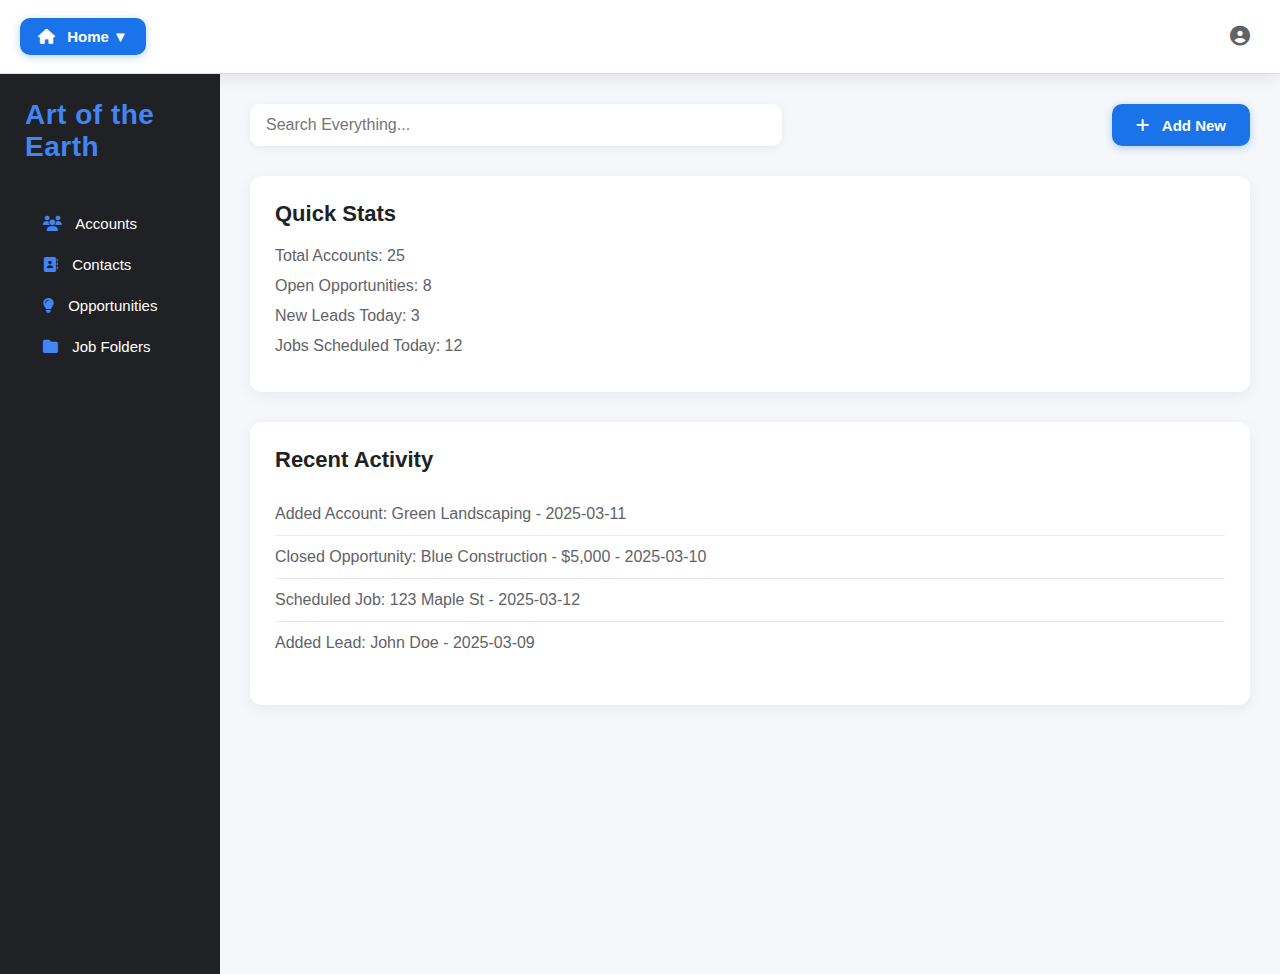
<file: index.html>
<!DOCTYPE html>
<html lang="en">
<head>
    <meta charset="UTF-8">
    <meta name="viewport" content="width=device-width, initial-scale=1.0">
    <title>Art of the Earth - Backoffice</title>
    <link rel="stylesheet" href="/assets/styles.css">
    <link rel="stylesheet" href="https://cdnjs.cloudflare.com/ajax/libs/font-awesome/6.5.1/css/all.min.css">
    <style>
        body { font-family: 'Roboto', 'Segoe UI', Arial, sans-serif; margin: 0; display: flex; flex-direction: column; background: #F5F7FA; }
        .top-bar { background: #FFFFFF; padding: 15px 20px; display: flex; align-items: center; justify-content: space-between; box-shadow: 0 4px 15px rgba(0,0,0,0.08); border-bottom: 1px solid #DADCE0; }
        .dropdown { position: relative; }
        .dropdown-btn { padding: 10px 18px; background: #1A73E8; color: white; border: none; border-radius: 10px; cursor: pointer; font-weight: 600; font-size: 15px; transition: all 0.3s ease; box-shadow: 0 2px 8px rgba(26,115,232,0.3); }
        .dropdown-btn:hover { background: #1557B0; transform: translateY(-2px); box-shadow: 0 4px 12px rgba(26,115,232,0.4); }
        .dropdown-btn i { margin-right: 8px; }
        .dropdown-content { display: none; position: absolute; background: #FFFFFF; min-width: 200px; box-shadow: 0 6px 20px rgba(0,0,0,0.12); border-radius: 10px; z-index: 1; overflow: hidden; }
        .dropdown-content a { padding: 12px 18px; color: #202124; text-decoration: none; display: block; font-size: 14px; transition: background 0.2s ease; }
        .dropdown-content a:hover { background: #E8F0FE; color: #1A73E8; }
        .dropdown:hover .dropdown-content { display: block; }
        .profile-menu { position: relative; }
        .profile-menu button { background: none; border: none; color: #5F6368; font-size: 20px; cursor: pointer; padding: 10px; transition: color 0.3s ease; }
        .profile-menu button:hover { color: #1A73E8; }
        .dropdown-menu { display: none; position: absolute; right: 0; top: 100%; background: #FFFFFF; box-shadow: 0 6px 20px rgba(0,0,0,0.12); border-radius: 10px; min-width: 160px; }
        .profile-menu:hover .dropdown-menu { display: block; }
        .dropdown-menu a { padding: 12px 18px; color: #202124; text-decoration: none; display: block; font-size: 14px; transition: background 0.2s ease; }
        .dropdown-menu a:hover { background: #E8F0FE; color: #1A73E8; }
        .container { display: flex; flex: 1; }
        .sidebar { width: 220px; background: #202124; color: #FFFFFF; padding: 25px; height: 100vh; box-sizing: border-box; }
        .app-title { font-size: 28px; margin: 0 0 40px 0; font-weight: 700; color: #4285F4; letter-spacing: 0.5px; }
        .sidebar a { padding: 12px 18px; color: #FFFFFF; text-decoration: none; display: block; font-size: 15px; font-weight: 500; transition: all 0.3s ease; }
        .sidebar a:hover { background: #303134; color: #1A73E8; }
        .sidebar i { margin-right: 10px; color: #4285F4; }
        .sidebar a:hover i { color: #1A73E8; }
        main { flex-grow: 1; padding: 30px; }
        .header-container { display: flex; justify-content: space-between; margin-bottom: 30px; }
        .search-bar { padding: 12px 16px; width: 50%; border: none; border-radius: 10px; font-size: 16px; background: #FFFFFF; box-shadow: 0 2px 10px rgba(0,0,0,0.06); transition: all 0.3s ease; }
        .search-bar:focus { outline: none; box-shadow: 0 4px 15px rgba(26,115,232,0.2); }
        .add-button { padding: 12px 24px; background: #1A73E8; color: white; border: none; border-radius: 10px; cursor: pointer; font-weight: 600; font-size: 15px; transition: all 0.3s ease; box-shadow: 0 2px 8px rgba(26,115,232,0.3); }
        .add-button:hover { background: #1557B0; transform: translateY(-2px); box-shadow: 0 4px 12px rgba(26,115,232,0.4); }
        .add-button i { margin-right: 8px; }
        .stats { margin-bottom: 30px; background: #FFFFFF; padding: 25px; border-radius: 12px; box-shadow: 0 4px 15px rgba(0,0,0,0.06); }
        .stats h2 { margin: 0 0 20px 0; font-size: 22px; color: #202124; font-weight: 600; }
        .stats p { margin: 12px 0; color: #5F6368; font-size: 16px; }
        .recent-activity { background: #FFFFFF; padding: 25px; border-radius: 12px; box-shadow: 0 4px 15px rgba(0,0,0,0.06); }
        .recent-activity h2 { margin: 0 0 20px 0; font-size: 22px; color: #202124; font-weight: 600; }
        .recent-activity ul { list-style: none; padding: 0; }
        .recent-activity li { padding: 12px 0; color: #5F6368; font-size: 16px; border-bottom: 1px solid #E8ECEF; transition: background 0.2s ease; }
        .recent-activity li:hover { background: #F8F9FA; }
        .recent-activity li:last-child { border-bottom: none; }
    </style>
</head>
<body>
    <!-- Top Bar -->
    <nav class="top-bar">
        <div class="dropdown">
            <button class="dropdown-btn"><i class="fas fa-home"></i> Home ▼</button>
            <div class="dropdown-content">
                <a href="#" data-module="CRM">CRM</a>
                <a href="#" data-module="Scheduling">Scheduling</a>
                <a href="#" data-module="Estimating">Estimating</a>
                <a href="#" data-module="Billing">Billing</a>
            </div>
        </div>
        <div class="profile-menu">
            <button id="profileBtn"><i class="fas fa-user-circle"></i></button>
            <div id="profileDropdown" class="dropdown-menu">
                <a href="#">Edit Profile</a>
                <a href="#">Logout</a>
            </div>
        </div>
    </nav>

    <!-- Container for Sidebar and Main -->
    <div class="container">
        <!-- Sidebar (formerly Header) -->
        <aside class="sidebar">
            <h1 class="app-title">Art of the Earth</h1>
            <a href="./accounts.html"><i class="fas fa-users"></i> Accounts</a>
            <a href="./contacts.html"><i class="fas fa-address-book"></i> Contacts</a>
            <a href="./opportunities.html"><i class="fas fa-lightbulb"></i> Opportunities</a>
            <a href="./job_folders.html"><i class="fas fa-folder"></i> Job Folders</a>
        </aside>

        <!-- Main Content -->
        <main>
            <section class="header-container">
                <input type="text" class="search-bar" placeholder="Search Everything...">
                <button class="add-button"><i class="fas fa-plus"></i> Add New</button>
            </section>

            <section class="stats">
                <h2>Quick Stats</h2>
                <p>Total Accounts: 25</p>
                <p>Open Opportunities: 8</p>
                <p>New Leads Today: 3</p>
                <p>Jobs Scheduled Today: 12</p>
            </section>

            <section class="recent-activity">
                <h2>Recent Activity</h2>
                <ul>
                    <li>Added Account: Green Landscaping - 2025-03-11</li>
                    <li>Closed Opportunity: Blue Construction - $5,000 - 2025-03-10</li>
                    <li>Scheduled Job: 123 Maple St - 2025-03-12</li>
                    <li>Added Lead: John Doe - 2025-03-09</li>
                </ul>
            </section>
        </main>
    </div>

    <!-- Scripts -->
    <script src="/assets/script.js"></script>
    <script>
        document.addEventListener('DOMContentLoaded', () => {
            const dropdownBtn = document.querySelector('.dropdown-btn');
            document.querySelectorAll('.dropdown-content a').forEach(link => {
                link.addEventListener('click', (e) => {
                    e.preventDefault();
                    const module = e.target.dataset.module;
                    dropdownBtn.innerHTML = `<i class="fas fa-th-large"></i> ${module} ▼`;
                    alert(`Switching to ${module} module (placeholder)`);
                });
            });
        });
    </script>
</body>
</html>
</file>
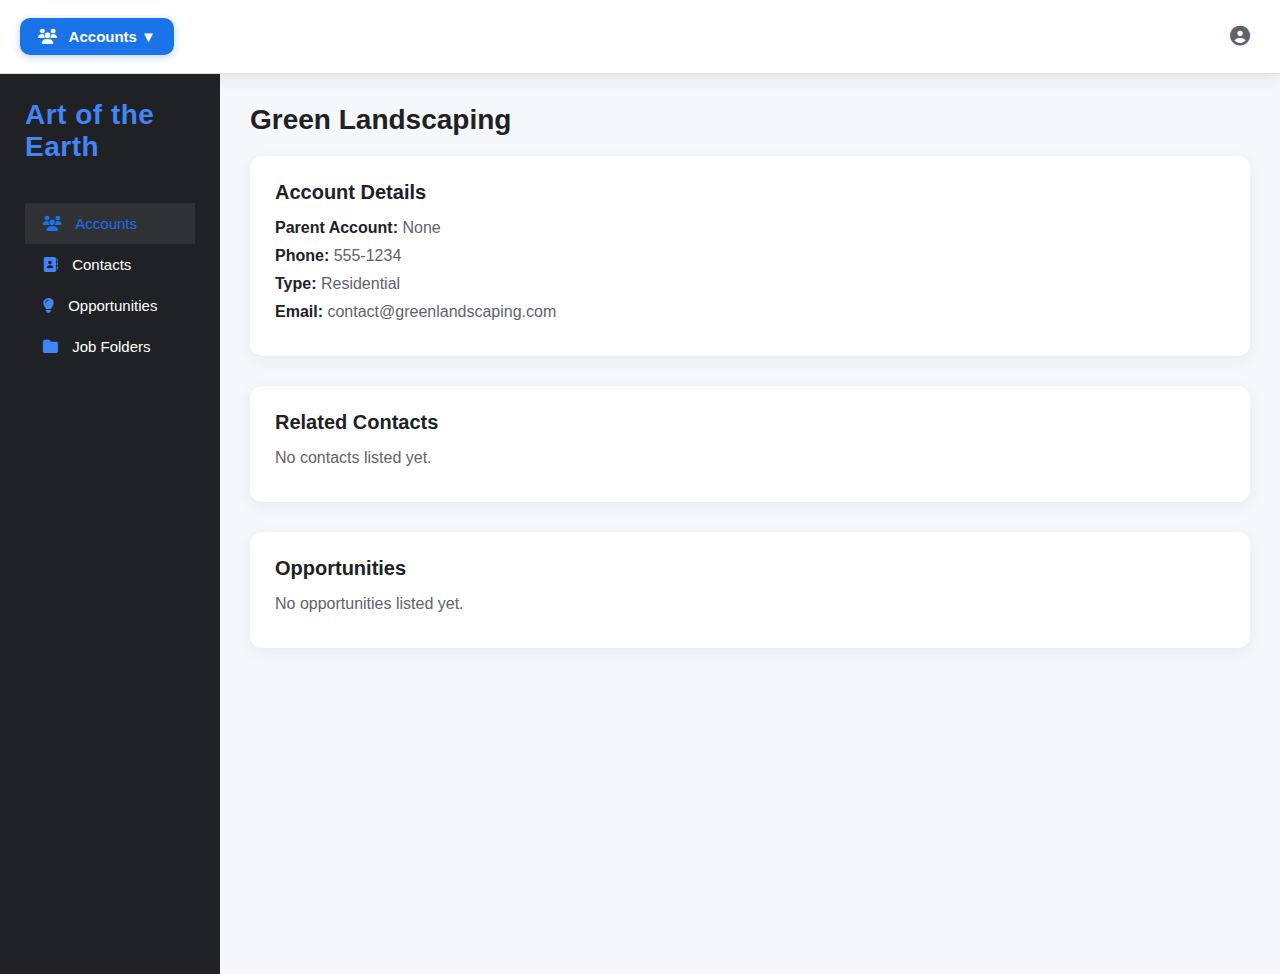
<file: accounts.html>
<!DOCTYPE html>
<html lang="en">
<head>
    <meta charset="UTF-8">
    <meta name="viewport" content="width=device-width, initial-scale=1.0">
    <title>Account Detail - Art of the Earth</title>
    <link rel="stylesheet" href="/assets/styles.css">
    <link rel="stylesheet" href="https://cdnjs.cloudflare.com/ajax/libs/font-awesome/6.5.1/css/all.min.css">
    <style>
        body { font-family: 'Roboto', 'Segoe UI', Arial, sans-serif; margin: 0; display: flex; flex-direction: column; background: #F5F7FA; }
        .top-bar { background: #FFFFFF; padding: 15px 20px; display: flex; align-items: center; justify-content: space-between; box-shadow: 0 4px 15px rgba(0,0,0,0.08); border-bottom: 1px solid #DADCE0; }
        .dropdown { position: relative; }
        .dropdown-btn { padding: 10px 18px; background: #1A73E8; color: white; border: none; border-radius: 10px; cursor: pointer; font-weight: 600; font-size: 15px; transition: all 0.3s ease; box-shadow: 0 2px 8px rgba(26,115,232,0.3); }
        .dropdown-btn:hover { background: #1557B0; transform: translateY(-2px); box-shadow: 0 4px 12px rgba(26,115,232,0.4); }
        .dropdown-btn i { margin-right: 8px; }
        .dropdown-content { display: none; position: absolute; background: #FFFFFF; min-width: 200px; box-shadow: 0 6px 20px rgba(0,0,0,0.12); border-radius: 10px; z-index: 1; overflow: hidden; }
        .dropdown-content a { padding: 12px 18px; color: #202124; text-decoration: none; display: block; font-size: 14px; transition: background 0.2s ease; }
        .dropdown-content a:hover { background: #E8F0FE; color: #1A73E8; }
        .dropdown:hover .dropdown-content { display: block; }
        .profile-menu { position: relative; }
        .profile-menu button { background: none; border: none; color: #5F6368; font-size: 20px; cursor: pointer; padding: 10px; transition: color 0.3s ease; }
        .profile-menu button:hover { color: #1A73E8; }
        .dropdown-menu { display: none; position: absolute; right: 0; top: 100%; background: #FFFFFF; box-shadow: 0 6px 20px rgba(0,0,0,0.12); border-radius: 10px; min-width: 160px; }
        .profile-menu:hover .dropdown-menu { display: block; }
        .dropdown-menu a { padding: 12px 18px; color: #202124; text-decoration: none; display: block; font-size: 14px; transition: background 0.2s ease; }
        .dropdown-menu a:hover { background: #E8F0FE; color: #1A73E8; }
        .container { display: flex; flex: 1; }
        .sidebar { width: 220px; background: #202124; color: #FFFFFF; padding: 25px; height: 100vh; box-sizing: border-box; }
        .app-title { font-size: 28px; margin: 0 0 40px 0; font-weight: 700; color: #4285F4; letter-spacing: 0.5px; }
        .sidebar a { padding: 12px 18px; color: #FFFFFF; text-decoration: none; display: block; font-size: 15px; font-weight: 500; transition: all 0.3s ease; }
        .sidebar a:hover { background: #303134; color: #1A73E8; }
        .sidebar a.active { background: #303134; color: #1A73E8; }
        .sidebar i { margin-right: 10px; color: #4285F4; }
        .sidebar a:hover i, .sidebar a.active i { color: #1A73E8; }
        main { flex-grow: 1; padding: 30px; }
        .account-name { font-size: 28px; color: #202124; font-weight: 600; margin: 0 0 20px 0; }
        .details-card { background: #FFFFFF; padding: 25px; border-radius: 12px; box-shadow: 0 4px 15px rgba(0,0,0,0.06); margin-bottom: 30px; }
        .details-card h3 { margin: 0 0 15px 0; font-size: 20px; color: #202124; font-weight: 600; }
        .details-card p { margin: 10px 0; color: #5F6368; font-size: 16px; }
        .details-card p strong { color: #202124; }
        .related-card { background: #FFFFFF; padding: 25px; border-radius: 12px; box-shadow: 0 4px 15px rgba(0,0,0,0.06); margin-bottom: 30px; }
        .related-card h3 { margin: 0 0 15px 0; font-size: 20px; color: #202124; font-weight: 600; }
        .related-card p { margin: 10px 0; color: #5F6368; font-size: 16px; }
    </style>
</head>
<body>
    <!-- Top Bar -->
    <nav class="top-bar">
        <div class="dropdown">
            <button class="dropdown-btn"><i class="fas fa-users"></i> Accounts ▼</button>
            <div class="dropdown-content">
                <a href="#" data-module="CRM">CRM</a>
                <a href="#" data-module="Scheduling">Scheduling</a>
                <a href="#" data-module="Estimating">Estimating</a>
                <a href="#" data-module="Billing">Billing</a>
            </div>
        </div>
        <div class="profile-menu">
            <button id="profileBtn"><i class="fas fa-user-circle"></i></button>
            <div id="profileDropdown" class="dropdown-menu">
                <a href="#">Edit Profile</a>
                <a href="#">Logout</a>
            </div>
        </div>
    </nav>

    <!-- Container for Sidebar and Main -->
    <div class="container">
        <!-- Sidebar -->
        <aside class="sidebar">
            <h1 class="app-title">Art of the Earth</h1>
            <a href="./accounts.html" class="active"><i class="fas fa-users"></i> Accounts</a>
            <a href="./contacts.html"><i class="fas fa-address-book"></i> Contacts</a>
            <a href="./opportunities.html"><i class="fas fa-lightbulb"></i> Opportunities</a>
            <a href="./job_folders.html"><i class="fas fa-folder"></i> Job Folders</a>
        </aside>

        <!-- Main Content -->
        <main>
            <h2 class="account-name">Green Landscaping</h2>
            <section class="details-card">
                <h3>Account Details</h3>
                <p><strong>Parent Account:</strong> None</p>
                <p><strong>Phone:</strong> 555-1234</p>
                <p><strong>Type:</strong> Residential</p>
                <p><strong>Email:</strong> contact@greenlandscaping.com</p>
            </section>
            <section class="related-card">
                <h3>Related Contacts</h3>
                <p>No contacts listed yet.</p>
            </section>
            <section class="related-card">
                <h3>Opportunities</h3>
                <p>No opportunities listed yet.</p>
            </section>
        </main>
    </div>

    <!-- Scripts -->
    <script src="/assets/script.js"></script>
    <script>
        document.addEventListener('DOMContentLoaded', () => {
            const dropdownBtn = document.querySelector('.dropdown-btn');
            document.querySelectorAll('.dropdown-content a').forEach(link => {
                link.addEventListener('click', (e) => {
                    e.preventDefault();
                    const module = e.target.dataset.module;
                    dropdownBtn.innerHTML = `<i class="fas fa-th-large"></i> ${module} ▼`;
                    alert(`Switching to ${module} module (placeholder)`);
                });
            });
        });
    </script>
</body>
</html>
</file>
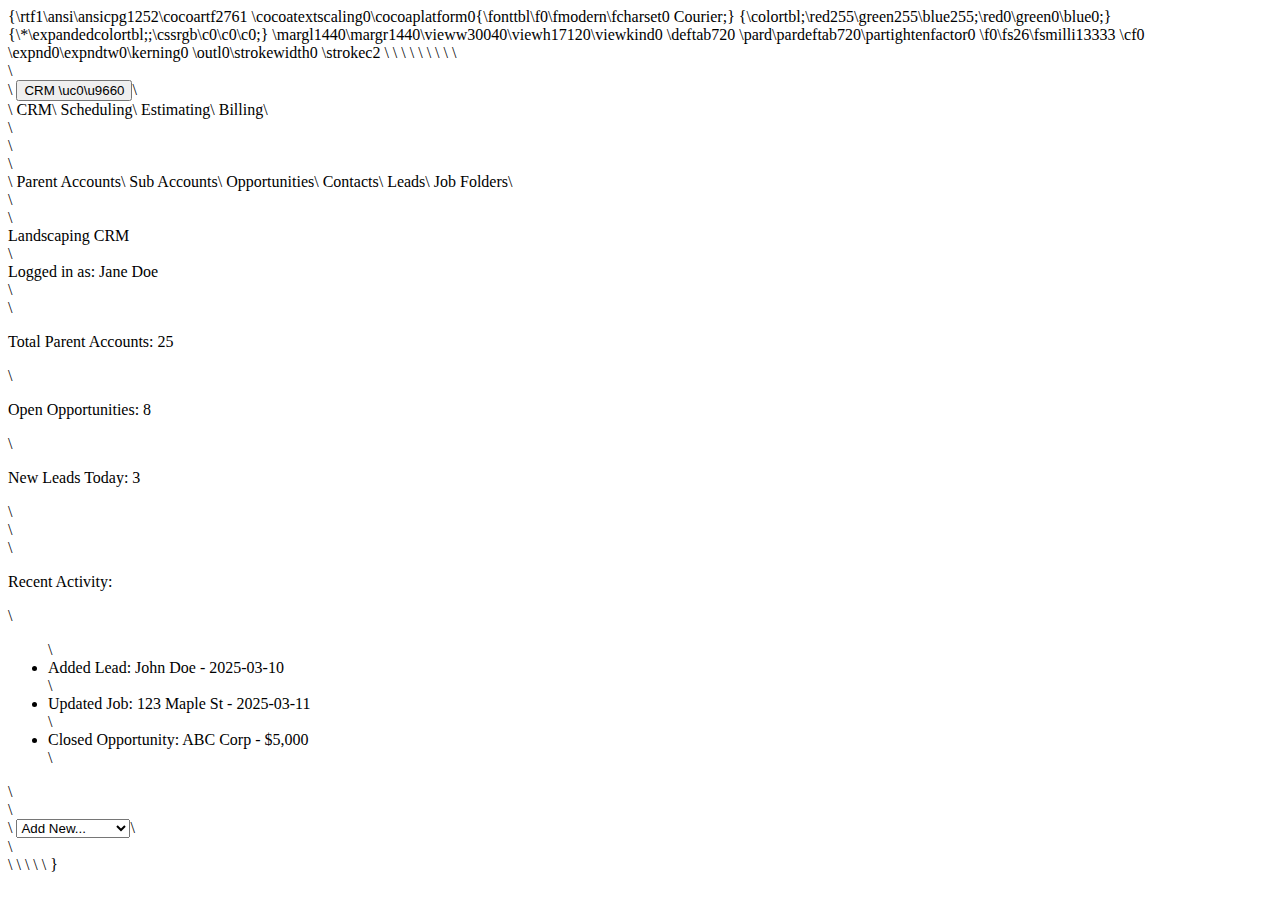
<file: CRM-Repo1.html>
{\rtf1\ansi\ansicpg1252\cocoartf2761
\cocoatextscaling0\cocoaplatform0{\fonttbl\f0\fmodern\fcharset0 Courier;}
{\colortbl;\red255\green255\blue255;\red0\green0\blue0;}
{\*\expandedcolortbl;;\cssrgb\c0\c0\c0;}
\margl1440\margr1440\vieww30040\viewh17120\viewkind0
\deftab720
\pard\pardeftab720\partightenfactor0

\f0\fs26\fsmilli13333 \cf0 \expnd0\expndtw0\kerning0
\outl0\strokewidth0 \strokec2 <!DOCTYPE html>\
<html lang="en">\
<head>\
    <meta charset="UTF-8">\
    <meta name="viewport" content="width=device-width, initial-scale=1.0">\
    <title>Landscaping CRM</title>\
    <style>\
        body \{\
            font-family: Arial, sans-serif;\
            margin: 0;\
            display: flex;\
        \}\
        .top-menu \{\
            position: absolute;\
            top: 10px;\
            left: 10px;\
        \}\
        .dropdown \{\
            position: relative;\
            display: inline-block;\
        \}\
        .dropdown-btn \{\
            padding: 10px;\
            background-color: #4CAF50;\
            color: white;\
            border: none;\
            cursor: pointer;\
        \}\
        .dropdown-content \{\
            display: none;\
            position: absolute;\
            background-color: #f9f9f9;\
            min-width: 160px;\
            box-shadow: 0px 8px 16px rgba(0,0,0,0.2);\
            z-index: 1;\
        \}\
        .dropdown-content a \{\
            color: black;\
            padding: 12px 16px;\
            text-decoration: none;\
            display: block;\
            cursor: pointer;\
        \}\
        .dropdown-content a:hover \{background-color: #f1f1f1;\}\
        .dropdown:hover .dropdown-content \{display: block;\}\
        .sidebar \{\
            width: 200px;\
            background-color: #f4f4f4;\
            padding: 20px;\
            height: 100vh;\
        \}\
        .sidebar a \{\
            display: block;\
            padding: 10px;\
            text-decoration: none;\
            color: #333;\
            cursor: pointer;\
        \}\
        .sidebar a:hover \{background-color: #ddd;\}\
        .main-panel \{\
            flex-grow: 1;\
            padding: 20px;\
        \}\
        .header \{font-size: 24px; margin-bottom: 20px;\}\
        .stats, .recent \{margin-bottom: 20px;\}\
        .add-new \{margin-top: 20px;\}\
    </style>\
</head>\
<body>\
    <div class="top-menu">\
        <div class="dropdown">\
            <button class="dropdown-btn">CRM \uc0\u9660 </button>\
            <div class="dropdown-content">\
                <a onclick="switchModule('CRM')">CRM</a>\
                <a onclick="switchModule('Scheduling')">Scheduling</a>\
                <a onclick="switchModule('Estimating')">Estimating</a>\
                <a onclick="switchModule('Billing')">Billing</a>\
            </div>\
        </div>\
    </div>\
    <div class="sidebar">\
        <a onclick="showSection('Parent Accounts')">Parent Accounts</a>\
        <a onclick="showSection('Sub Accounts')">Sub Accounts</a>\
        <a onclick="showSection('Opportunities')">Opportunities</a>\
        <a onclick="showSection('Contacts')">Contacts</a>\
        <a onclick="showSection('Leads')">Leads</a>\
        <a onclick="showSection('Job Folders')">Job Folders</a>\
    </div>\
    <div class="main-panel">\
        <div class="header" id="header">Landscaping CRM</div>\
        <div class="user">Logged in as: Jane Doe</div>\
        <div class="stats" id="stats">\
            <p>Total Parent Accounts: 25</p>\
            <p>Open Opportunities: 8</p>\
            <p>New Leads Today: 3</p>\
        </div>\
        <div class="recent" id="recent">\
            <p>Recent Activity:</p>\
            <ul>\
                <li>Added Lead: John Doe - 2025-03-10</li>\
                <li>Updated Job: 123 Maple St - 2025-03-11</li>\
                <li>Closed Opportunity: ABC Corp - $5,000</li>\
            </ul>\
        </div>\
        <div class="add-new">\
            <select onchange="addNew(this.value)">\
                <option value="">Add New...</option>\
                <option value="Parent Account">Parent Account</option>\
                <option value="Sub Account">Sub Account</option>\
                <option value="Opportunity">Opportunity</option>\
                <option value="Contact">Contact</option>\
                <option value="Lead">Lead</option>\
                <option value="Job Folder">Job Folder</option>\
            </select>\
        </div>\
    </div>\
\
    <script>\
        function switchModule(module) \{\
            const header = document.getElementById('header');\
            header.textContent = `Landscaping $\{module\}`;\
            const stats = document.getElementById('stats');\
            if (module === 'Scheduling') \{\
                stats.innerHTML = `\
                    <p>Jobs Today: 12</p>\
                    <p>Crews Assigned: 5</p>\
                    <p>Pending Jobs: 3</p>\
                `;\
            \} else if (module === 'Billing') \{\
                stats.innerHTML = `\
                    <p>Invoices Due: 7</p>\
                    <p>Total Billed: $15,000</p>\
                    <p>Overdue: 2</p>\
                `;\
            \} else \{\
                stats.innerHTML = `\
                    <p>Total Parent Accounts: 25</p>\
                    <p>Open Opportunities: 8</p>\
                    <p>New Leads Today: 3</p>\
                `;\
            \}\
        \}\
\
        function showSection(section) \{\
            const recent = document.getElementById('recent');\
            recent.innerHTML = `<p>$\{section\} Preview:</p>`;\
            if (section === 'Parent Accounts') \{\
                recent.innerHTML += `\
                    <ul>\
                        <li>John Doe - Residential</li>\
                        <li>ABC Corp - Commercial</li>\
                    </ul>\
                `;\
            \} else if (section === 'Opportunities') \{\
                recent.innerHTML += `\
                    <ul>\
                        <li>123 Maple St - $2,500 - Open</li>\
                        <li>456 Oak Ave - $3,000 - Won</li>\
                    </ul>\
                `;\
            \} else \{\
                recent.innerHTML += `<p>Mock data for $\{section\} here.</p>`;\
            \}\
        \}\
\
        function addNew(type) \{\
            if (type) \{\
                alert(`Adding a new $\{type\}... (Mock action)`);\
                document.querySelector('.add-new select').value = ''; // Reset dropdown\
            \}\
        \}\
    </script>\
</body>\
</html>\
}
</file>
<file: assets/styles.css>

</file>
